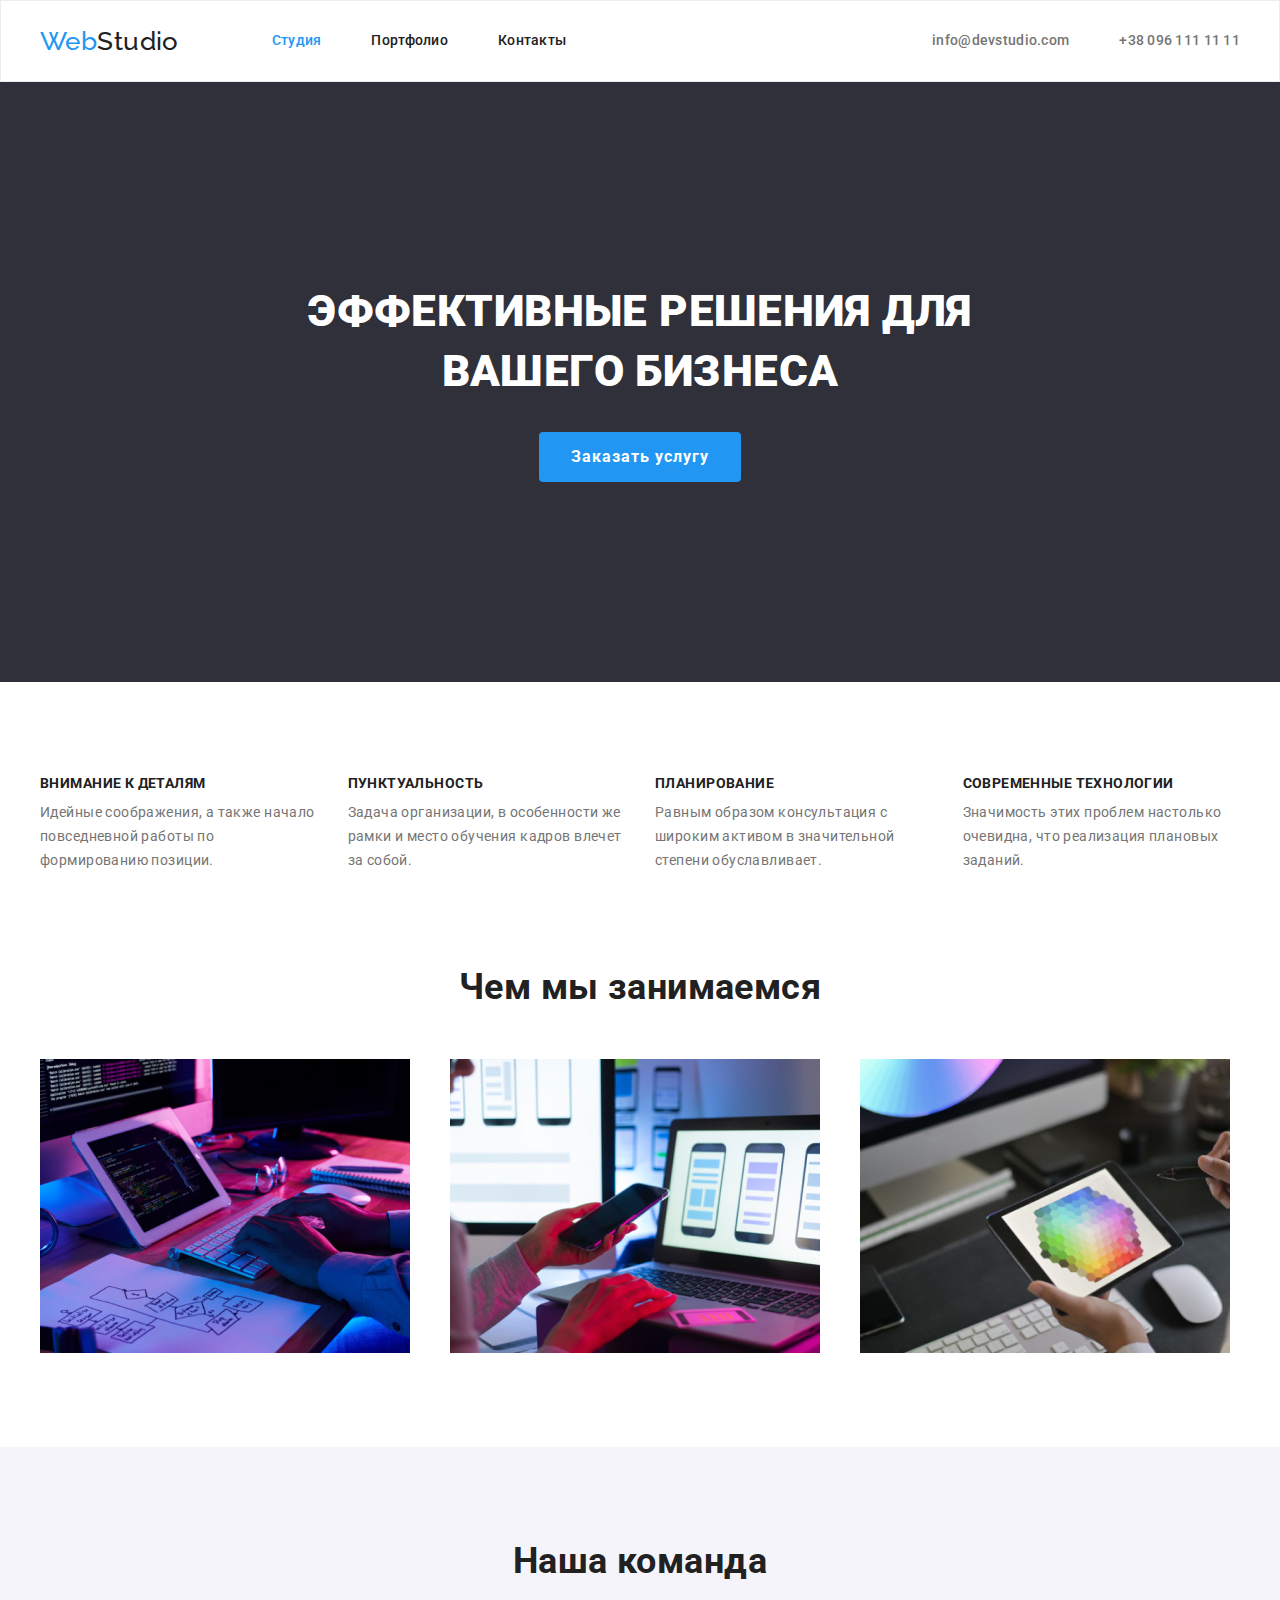
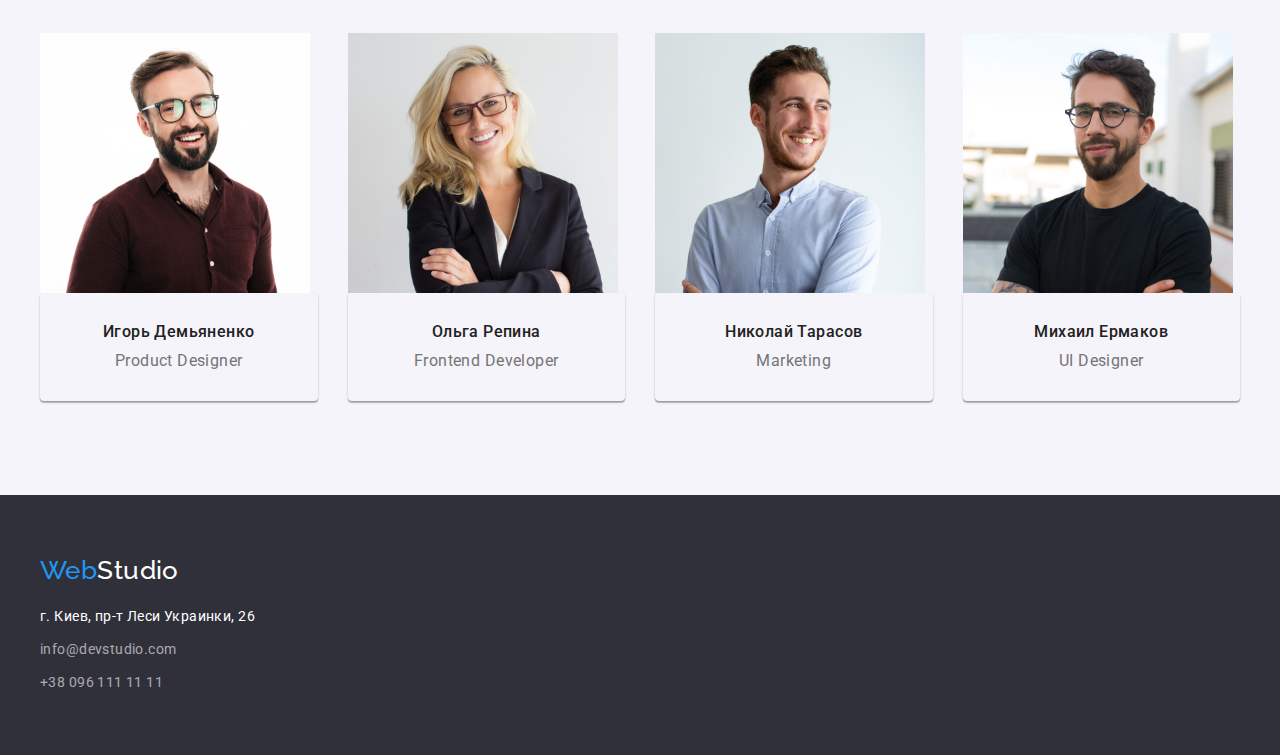
<file: index.html>
<!DOCTYPE html>
<html lang="ru">

<head>
    <meta charset="UTF-8">
    <meta http-equiv="X-UA-Compatible" content="IE=edge">
    <meta name="viewport" content="width=device-width, initial-scale=1.0">
    <title>Web studio</title>
    <link rel="preconnect" href="https://fonts.gstatic.com">
    <link
        href="https://fonts.googleapis.com/css2?family=Raleway:wght@700&family=Roboto:wght@400;500;700;900&display=swap"
        rel="stylesheet">
    <link rel="stylesheet" href="https://cdnjs.cloudflare.com/ajax/libs/modern-normalize/1.1.0/modern-normalize.min.css"
        integrity="sha512-wpPYUAdjBVSE4KJnH1VR1HeZfpl1ub8YT/NKx4PuQ5NmX2tKuGu6U/JRp5y+Y8XG2tV+wKQpNHVUX03MfMFn9Q=="
        crossorigin="anonymous" referrerpolicy="no-referrer" />
    <link rel="stylesheet" href="./css/style.css" />
</head>

<body>

    <!-- Шапка сайта -->
    <header class="header">
        <div class="container">
            <nav class="main-nav">
                <a href="./index.html" class="logo">
                    <span class="accent">Web</span>Studio</a>

                <ul class="site-nav list">
                    <li class="header-item"><a href="./index.html" class="link current">Студия</a></li>
                    <li class="header-item"><a href="./portfolio.html" class="link">Портфолио</a></li>
                    <li class="header-item"><a href="" class="link">Контакты</a></li>
                </ul>
            </nav>

            <ul class="auth-nav list">
                <li class="header-item"><a href="mailto:info@devstudio.com" class="list link">info@devstudio.com</a>
                </li>
                <li class="header-item"><a href="tel:+380961111111" class="list link">+38 096 111 11 11</a></li>
            </ul>
        </div>

    </header>

    <main>
        <!-- Герой -->
        <section class="hero-section">
            <div class="hero-align">
                <h1 class="hero-title">Эффективные решения для вашего бизнеса</h1>
                <button type="button" class="button-hero button">
                    Заказать услугу
                </button>
            </div>

        </section>

        <!-- Особенности -->
        <section class="section features-section">
            <h2 class="visually-hidden">Особенности</h2>

            <div class="container">
                <ul class="features-list list">
                    <li class="features-item">
                        <h3 class="features-title">Внимание к деталям</h3>
                        <p class="features-description">Идейные соображения, а также начало повседневной работы по
                            формированию позиции.</p>
                    </li>
                    <li class="features-item">
                        <h3 class="features-title">Пунктуальность</h3>
                        <p class="features-description">Задача организации, в особенности же рамки и место обучения
                            кадров
                            влечет за собой.</p>
                    </li>
                    <li class="features-item">
                        <h3 class="features-title">Планирование</h3>
                        <p class="features-description">Равным образом консультация с широким активом в значительной
                            степени
                            обуславливает.</p>
                    </li>
                    <li class="features-item">
                        <h3 class="features-title">Современные технологии</h3>
                        <p class="features-description">Значимость этих проблем настолько очевидна, что реализация
                            плановых
                            заданий.</p>
                    </li>
                </ul>
            </div>
        </section>

        <!-- Чем мы занимаемся -->
        <section class="section work-section">
            <div class="container">
                <h2 class="section-title">Чем мы занимаемся</h2>
                <ul class="work-list list">
                    <li class="work-item">
                        <img src="./images/job/job-1.jpg" alt="Програмирование" width="370" height="294">
                    </li>
                    <li class="work-item">
                        <img src="./images/job/job-2.jpg" alt="Тестирование" width="370" height="294">
                    </li>
                    <li class="work-item">
                        <img src="./images/job/job-3.jpg" alt="Дизайн" width="370" height="294">
                    </li>
                </ul>
            </div>
        </section>

        <!-- Наша команда -->

        <section class="section team-section">
            <div class="container">
                <h2 class="section-title">Наша команда</h2>
                <ul class="team-list list">
                    <li class="team-item">
                        <img src="./images/team/team-1.jpg" alt="Дизайнер" width="270" height="260">
                        <div class="team-border">
                            <h3 class="team-title">Игорь Демьяненко</h3>
                            <p lang="en" class="team-description">Product Designer</p>
                        </div>
                    </li>
                    <li class="team-item">
                        <img src="./images/team/team-2.jpg" alt="Разработчик" width="270" height="260">
                        <div class="team-border">
                            <h3 class="team-title">Ольга Репина</h3>
                            <p lang="en" class="team-description">Frontend Developer</p>
                        </div>
                    </li>
                    <li class="team-item">
                        <img src="./images/team/team-3.jpg" alt="Маркетолог" width="270" height="260">
                        <div class="team-border">
                            <h3 class="team-title">Николай Тарасов</h3>
                            <p lang="en" class="team-description">Marketing</p>
                        </div>
                    </li>
                    <li class="team-item">
                        <img src="./images/team/team-4.jpg" alt="Дизайнер" width="270" height="260">
                        <div class="team-border">
                            <h3 class="team-title">Михаил Ермаков</h3>
                            <p lang="en" class="team-description">UI Designer</p>
                        </div>
                    </li>
                </ul>
            </div>

        </section>
    </main>

    <!-- Футер -->
    <footer class="footer-section">
        <div class="container">
            <a href="./index.html" class="logo footer-logo">
                <span class="accent">Web</span>Studio</a>

            <address>
                <ul class="list">
                    <li>
                        <a class="adress-info" href="https://goo.gl/maps/8xx7vyXXwGKsBaTT6" target="_blank"
                            rel="noreferrer noopener">г. Киев,
                            пр-т Леси Украинки,
                            26</a>
                    </li>
                    <li class="contacts-align"><a href="mailto:info@devstudio.com"
                            class="contacts">info@devstudio.com</a></li>
                    <li class="contacts-align"><a href="tel:+380961111111" class="contacts">+38 096 111 11 11</a></li>
                </ul>

            </address>
        </div>
    </footer>

</body>

</html>
</file>
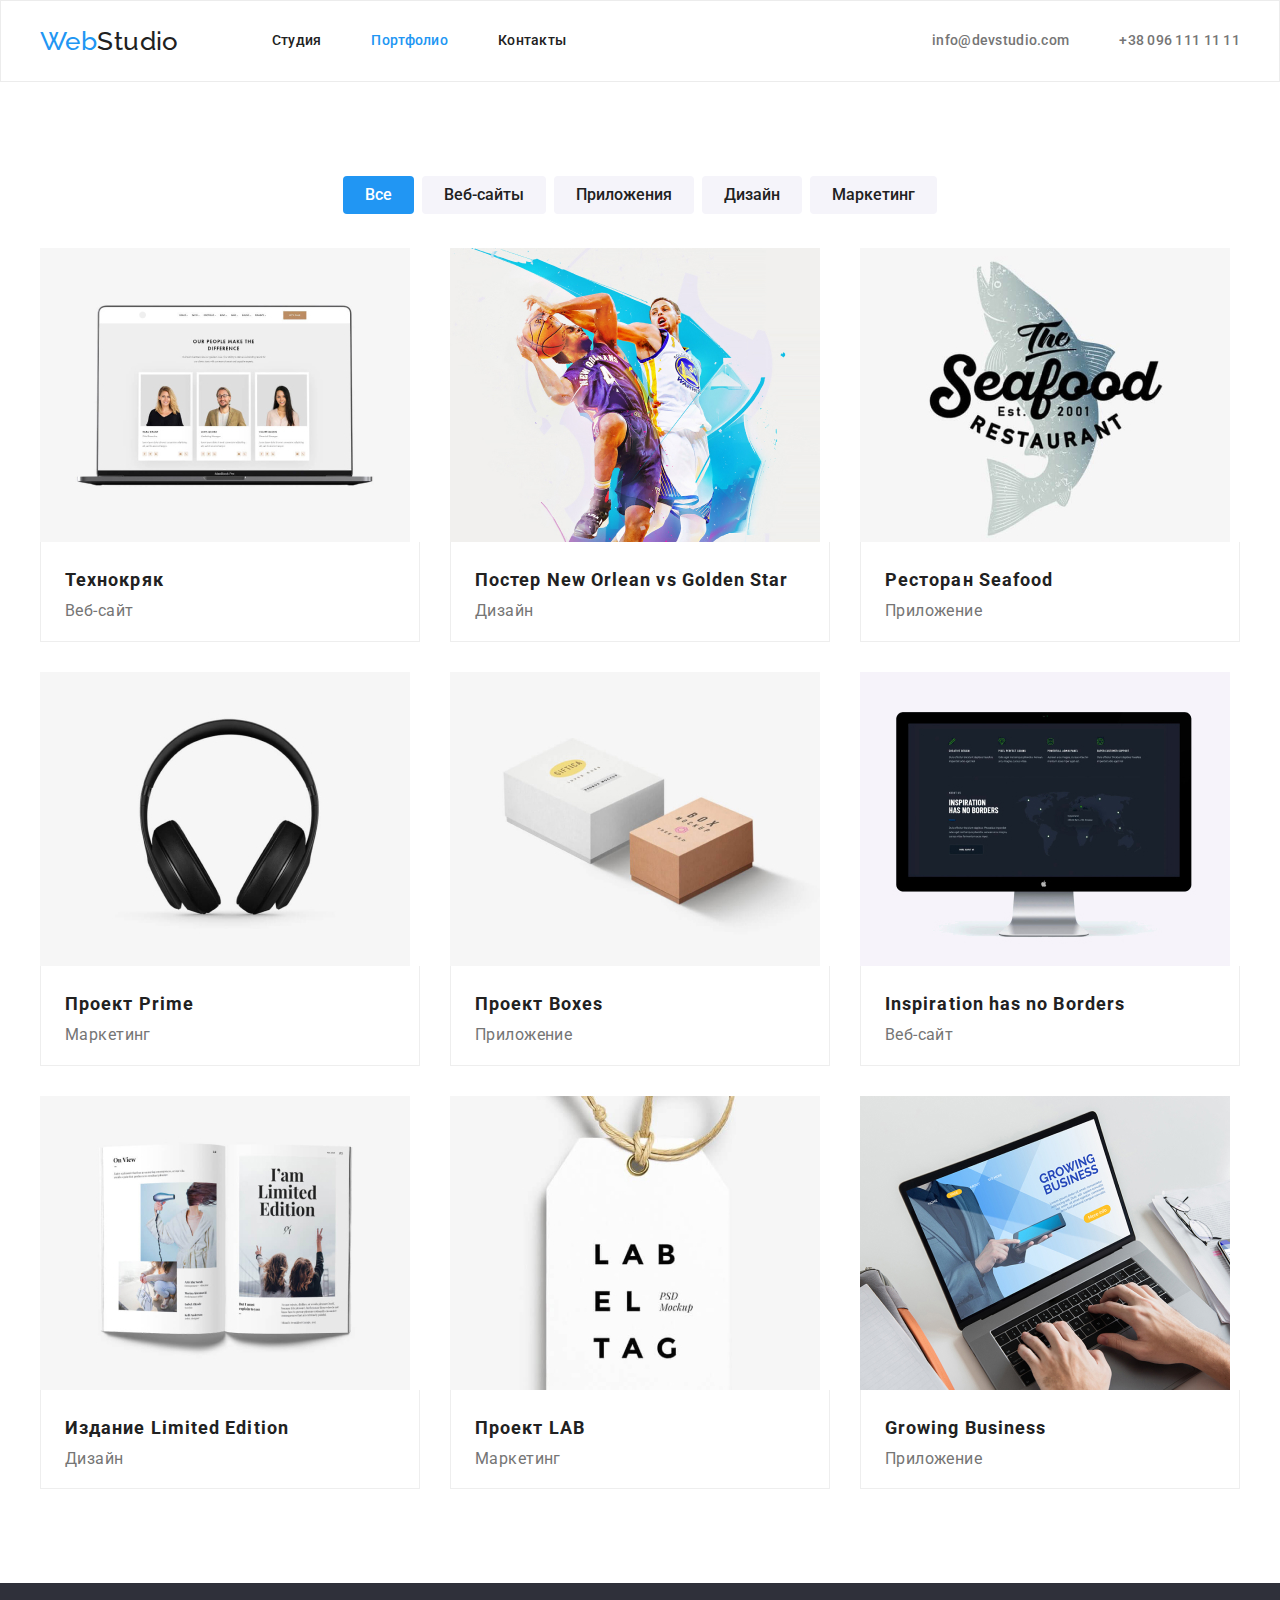
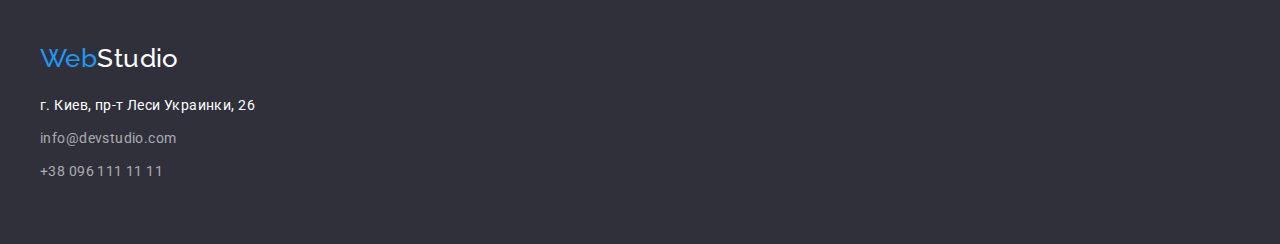
<file: portfolio.html>
<!DOCTYPE html>
<html lang="ru">

<head>
    <meta charset="UTF-8">
    <meta http-equiv="X-UA-Compatible" content="IE=edge">
    <meta name="viewport" content="width=device-width, initial-scale=1.0">
    <title>Портфолио</title>
    <link rel="preconnect" href="https://fonts.gstatic.com">
    <link
        href="https://fonts.googleapis.com/css2?family=Raleway:wght@700&family=Roboto:wght@400;500;700;900&display=swap"
        rel="stylesheet">
    <link rel="stylesheet" href="https://cdnjs.cloudflare.com/ajax/libs/modern-normalize/1.1.0/modern-normalize.min.css"
        integrity="sha512-wpPYUAdjBVSE4KJnH1VR1HeZfpl1ub8YT/NKx4PuQ5NmX2tKuGu6U/JRp5y+Y8XG2tV+wKQpNHVUX03MfMFn9Q=="
        crossorigin="anonymous" referrerpolicy="no-referrer" />
    <link rel="stylesheet" href="./css/style.css" />
</head>

<body>
    <!-- Шапка сайта -->
    <header class="header">
        <div class="container">
            <nav class="main-nav">
                <a href="./index.html" class="logo">
                    <span class="accent">Web</span>Studio</a>

                <ul class="site-nav list">
                    <li class="header-item"><a href="./index.html" class="link">Студия</a></li>
                    <li class="header-item"><a href="./portfolio.html" class="link current">Портфолио</a></li>
                    <li class="header-item header-align"><a href="" class="link">Контакты</a></li>
                </ul>
            </nav>

            <ul class="auth-nav list">
                <li class="header-item"><a href="mailto:info@devstudio.com" class="list link">info@devstudio.com</a>
                </li>
                <li class="header-item"><a href="tel:+380961111111" class="list link">+38 096 111 11 11</a></li>
            </ul>
        </div>

    </header>

    <main>

        <section class="section">
            <h1 class="visually-hidden">Контент страницы Портфолио</h1>

            <!-- Фильтры -->
            <div class="container">
                <ul class="button-nav list">
                    <li class="button-align"><button type="button" class="portfolio-button button-current">Все</button>
                    </li>
                    <li class="button-align"><button type="button" class="portfolio-button">Веб-сайты</button></li>
                    <li class="button-align"><button type="button" class="portfolio-button">Приложения</button>
                    </li>
                    <li class="button-align"><button type="button" class="portfolio-button">Дизайн</button></li>
                    <li class="button-align"><button type="button" class="portfolio-button">Маркетинг</button></li>
                </ul>

                <!-- Проэкты -->

                <h2 class="visually-hidden">Проэкты</h2>
                <ul class="projects list">
                    <li class="projects-item">
                        <a class="projects-title" href="./"><img src="./images/portfolio/img-1.jpg" alt="Скриншот сайта"
                                width="370" height="294">
                            <div class="projects-border">
                                <h3 class="projects-name">Технокряк</h3>
                                <p class="projects-description">Веб-сайт</p>
                            </div>
                        </a>
                    </li>
                    <li class="projects-item">
                        <a class="projects-title" href="./"><img src="./images/portfolio/img-2.jpg" alt="Постер спорт"
                                width="370" height="294">
                            <div class="projects-border">
                                <h3 class="projects-name">Постер <span lang="en">New Orlean vs Golden Star</span></h3>
                                <p class="projects-description">Дизайн</p>
                            </div>
                        </a>
                    </li>
                    <li class="projects-item">
                        <a class="projects-title" href="./"><img src="./images/portfolio/img-3.jpg" alt="Лого сайта"
                                width="370" height="294">
                            <div class="projects-border">
                                <h3 class="projects-name">Ресторан <span lang="en">Seafood</span></h3>
                                <p class="projects-description">Приложение</p>
                            </div>
                        </a>
                    </li>
                    <li class="projects-item">
                        <a class="projects-title" href="./"><img src="./images/portfolio/img-4.jpg" alt="Наушники"
                                width="370" height="294">
                            <div class="projects-border">
                                <h3 class="projects-name">Проект <span lang="en">Prime</span></h3>
                                <p class="projects-description">Маркетинг</p>
                            </div>
                        </a>
                    </li>
                    <li class="projects-item">
                        <a class="projects-title" href="./"><img src="./images/portfolio/img-5.jpg" alt="Коробки"
                                width="370" height="294">
                            <div class="projects-border">
                                <h3 class="projects-name">Проект <span lang="en">Boxes</span></h3>
                                <p class="projects-description">Приложение</p>
                            </div>
                        </a>
                    </li>
                    <li class="projects-item">
                        <a class="projects-title" href="./"><img src="./images/portfolio/img-6.jpg" alt="Скриншот сайта"
                                width="370" height="294">
                            <div class="projects-border">
                                <h3 class="projects-name" lang="en">Inspiration has no Borders</h3>
                                <p class="projects-description">Веб-сайт</p>
                            </div>
                        </a>
                    </li>
                    <li class="projects-item">
                        <a class="projects-title" href="./"><img src="./images/portfolio/img-7.jpg" alt="Журнал"
                                width="370" height="294">
                            <div class="projects-border">
                                <h3 class="projects-name">Издание <span lang="en">Limited Edition</span></h3>
                                <p class="projects-description">Дизайн</p>
                            </div>
                        </a>
                    </li>
                    <li class="projects-item">
                        <a class="projects-title" href="./"><img src="./images/portfolio/img-8.jpg" alt="Лейба"
                                width="370" height="294">
                            <div class="projects-border">
                                <h3 class="projects-name">Проект <span lang="en">LAB</span></h3>
                                <p class="projects-description">Маркетинг</p>
                            </div>
                        </a>
                    </li>
                    <li class="projects-item">
                        <a class="projects-title" href="./"><img src="./images/portfolio/img-9.jpg"
                                alt="Работа за крмпьютером" width="370" height="294">
                            <div class="projects-border">
                                <h3 class="projects-name" lang="en">Growing Business</h3>
                                <p class="projects-description">Приложение</p>
                            </div>
                        </a>
                    </li>
                </ul>
            </div>

        </section>

    </main>

    <!-- Футер -->
    <footer class="footer-section">
        <div class="container">
            <a href="./index.html" class="logo footer-logo">
                <span class="accent">Web</span>Studio</a>

            <address>
                <ul class="list">
                    <li>
                        <a class="adress-info" href="https://goo.gl/maps/8xx7vyXXwGKsBaTT6" target="_blank"
                            rel="noreferrer noopener">г.
                            Киев,
                            пр-т Леси Украинки,
                            26</a>
                    </li>
                    <li class="contacts-align"><a href="mailto:info@devstudio.com"
                            class="contacts">info@devstudio.com</a></li>
                    <li class="contacts-align"><a href="tel:+380961111111" class="contacts">+38 096 111 11 11</a></li>
                </ul>


            </address>
        </div>
    </footer>

</body>

</html>
</file>
<file: css/style.css>
:root {
  --title-text-color: rgba(33, 33, 33, 1);
  --lead-text-color: #757575;
  --accent-color: #2196f3;
  --primary-white-color: #ffffff;
  --secondary-background-color: #f5f4fa;
  --background-color: #2f303a;
  --background-button: #188ce8;
  --footer-text-color: rgba(255, 255, 255, 0.6);
  --card-shadow: 0px 1px 3px rgba(0, 0, 0, 0.12), 0px 1px 1px rgba(0, 0, 0, 0.14),
    0px 2px 1px rgba(0, 0, 0, 0.2);
  --card-shadow-portfolio: rgba(238, 238, 238, 1);
  --button-shadow: 0px 3px 1px rgba(0, 0, 0, 0.1), 0px 1px 2px rgba(0, 0, 0, 0.08),
    0px 2px 2px rgba(0, 0, 0, 0.12);
}

h1,
h2,
h3,
h4,
h5,
h6,
p {
  margin-top: 0;
  margin-bottom: 0;
}

ul,
ol {
  margin-top: 0;
  margin-bottom: 0;
  padding-left: 0;
}

img {
  display: block;
}

.list {
  list-style: none;
  padding: 0;
  margin: 0;
}

.link {
  text-decoration: none;
}

body {
  margin: 0;
  background-color: var(--primary-white-color);
  color: var(--title-text-color);

  font-family: Roboto, sans-serif;
  font-weight: 500;
  font-size: 14px;
  line-height: 1.14;
  letter-spacing: 0.03em;
}

/* Utilities  */

.container {
  width: 1200px;
  margin-left: auto;
  margin-right: auto;
  padding-left: 15px;
  padding-right: 15px;
}

.section {
  padding-top: 94px;
  padding-bottom: 94px;
}

.visually-hidden {
  position: absolute;
  clip: rect(0 0 0 0);
  width: 1px;
  height: 1px;
  margin: -1px;
}

/* Logo */

.accent {
  color: var(--accent-color);
}

.logo {
  margin-right: 93px;

  color: var(--title-text-color);
  font-family: Raleway;

  font-size: 26px;
  line-height: 1.19;
  text-decoration: none;
}

/* Site nav */

.main-nav,
.site-nav,
.auth-nav {
  display: flex;
  align-items: center;
}

.auth-nav {
  margin-left: auto;
}

.header {
  border: 1px solid #ececec;
}

.header .container {
  display: flex;
  align-items: center;
}

.header-item:not(:last-child) {
  margin-right: 50px;
}

.site-nav .link {
  display: inline-block;
  padding-top: 32px;
  padding-bottom: 32px;

  color: var(--title-text-color);

  letter-spacing: 0.02em;
  text-decoration: none;
}

.site-nav .link:hover,
.site-nav .link:focus {
  color: var(--accent-color);
}

.site-nav .link.current {
  color: var(--accent-color);
}

.auth-nav .list {
  padding-top: 32px;
  padding-bottom: 32px;
  display: inline-block;

  color: var(--lead-text-color);

  letter-spacing: 0.02em;
  text-decoration: none;
}

.auth-nav .link:hover,
.auth-nav .link:focus {
  color: var(--accent-color);
}

/* Hero */

.hero-section {
  background-color: var(--background-color);
  text-align: center;
  padding-top: 200px;
  padding-bottom: 200px;
}

.hero-align {
  margin-left: auto;
  margin-right: auto;
  width: 696px;
}

.hero-title {
  margin-top: 0;
  margin-bottom: 30px;

  color: var(--primary-white-color);

  font-weight: 900;
  font-size: 44px;
  line-height: 1.36;
  text-transform: uppercase;
}

/* Button */

.button {
  color: var(--primary-white-color);
  background-color: var(--accent-color);

  border: none;
  border-radius: 4px;
  padding: 10px 32px;

  cursor: pointer;
  font-family: inherit;
  font-weight: 700;
  font-size: 16px;
  line-height: 1.87;
  letter-spacing: 0.06em;
}

.button-hero:hover,
.button-hero:focus {
  background-color: var(--background-button);
}

.button-nav {
  display: flex;
  justify-content: center;
  margin-bottom: 34px;
}

.button-align {
  margin-right: 8px;
}

.button-align:last-of-type {
  margin-right: 0;
}

.button-nav .link:hover,
.button-nav .link:focus {
  color: var(--primary-white-color);
  background-color: var(--accent-color);
}

.portfolio-button {
  color: var(--title-text-color);
  background-color: var(--secondary-background-color);

  font-weight: 500;
  font-size: 16px;
  line-height: 1.62;
  cursor: pointer;
  font-family: inherit;
  border: none;
  border-radius: 4px;
  padding: 6px 22px;
}

.portfolio-button:hover,
.portfolio-button:focus,
.portfolio-button:active {
  color: var(--primary-white-color);
  background-color: var(--accent-color);
  box-shadow: var(--button-shadow);
}

.button-current {
  color: var(--primary-white-color);
  background-color: var(--accent-color);
}

/* Features */

.features-list {
  display: flex;
  flex-wrap: wrap;
  margin-left: -30px;
}

.features-item {
  flex-basis: calc((100% - 120px) / 4);
  margin-left: 30px;
}

.features-title {
  margin-top: 0;
  margin-bottom: 10px;

  font-weight: 700;
  font-size: 14px;
  line-height: 1.14;
  text-transform: uppercase;
}

.features-description {
  margin-bottom: 0;

  color: var(--lead-text-color);

  font-weight: 400;
  font-size: 14px;
  line-height: 1.71;
}

/* Work */

.work-section {
  padding-top: 0;
}

.section-title {
  margin-top: 0;
  margin-bottom: 50px;

  font-size: 36px;
  line-height: 1.16;
  text-align: center;
}

.work-list {
  display: flex;
  flex-wrap: wrap;
  margin-left: -30px;
  margin-top: -30px;
}

.work-item {
  flex-basis: calc((100% - 90px) / 3);
  margin-left: 30px;
  margin-top: 30px;
}

/* Team section */

.team-section {
  background-color: var(--secondary-background-color);
}

.team-list {
  display: flex;
  flex-wrap: wrap;
  margin-left: -30px;
  margin-top: -30px;
}

.team-item {
  flex-basis: calc((100% - 120px) / 4);
  margin-left: 30px;
  margin-top: 30px;
}

.team-border {
  display: block;
  padding: 30px 0;
  box-shadow: var(--card-shadow);
  border-radius: 4px;
}

.team-title {
  margin-bottom: 10px;

  font-weight: 500;
  font-size: 16px;
  line-height: 1.18;
  text-align: center;
}

.team-description {
  text-align: center;
}

/* Footer */

.footer-section {
  padding-top: 60px;
  padding-bottom: 60px;

  background-color: var(--background-color);
}

.footer-logo {
  color: var(--primary-white-color);

  display: inline-block;
  margin-bottom: 20px;
  margin-right: 0;
}

.adress-info,
.contacts {
  color: var(--primary-white-color);

  font-weight: 400;
  font-size: 14px;
  line-height: 1.71;
  font-style: normal;
  text-decoration: none;
}

.contacts-align {
  display: block;
  margin-top: 9px;
}

.contacts {
  color: var(--footer-text-color);
}

/* Projects */

.projects {
  display: flex;
  flex-wrap: wrap;
  margin-left: -30px;
  margin-top: -30px;
}

.projects-item {
  flex-basis: calc((100% - 90px) / 3);
  margin-left: 30px;
  margin-top: 30px;
}

.projects-title {
  text-decoration: none;
  color: inherit;
}

.projects-name {
  margin-bottom: 4px;

  font-weight: 700;
  font-size: 18px;
  line-height: 2;
  letter-spacing: 0.06em;
}

.projects-description,
.team-description {
  color: var(--lead-text-color);
  font-weight: 400;
  font-size: 16px;
  line-height: 1.18;
}

.projects-border {
  padding: 20px 24px;
  border-right: 1px solid var(--card-shadow-portfolio);
  border-left: 1px solid var(--card-shadow-portfolio);
  border-bottom: 1px solid var(--card-shadow-portfolio);
}
</file>
